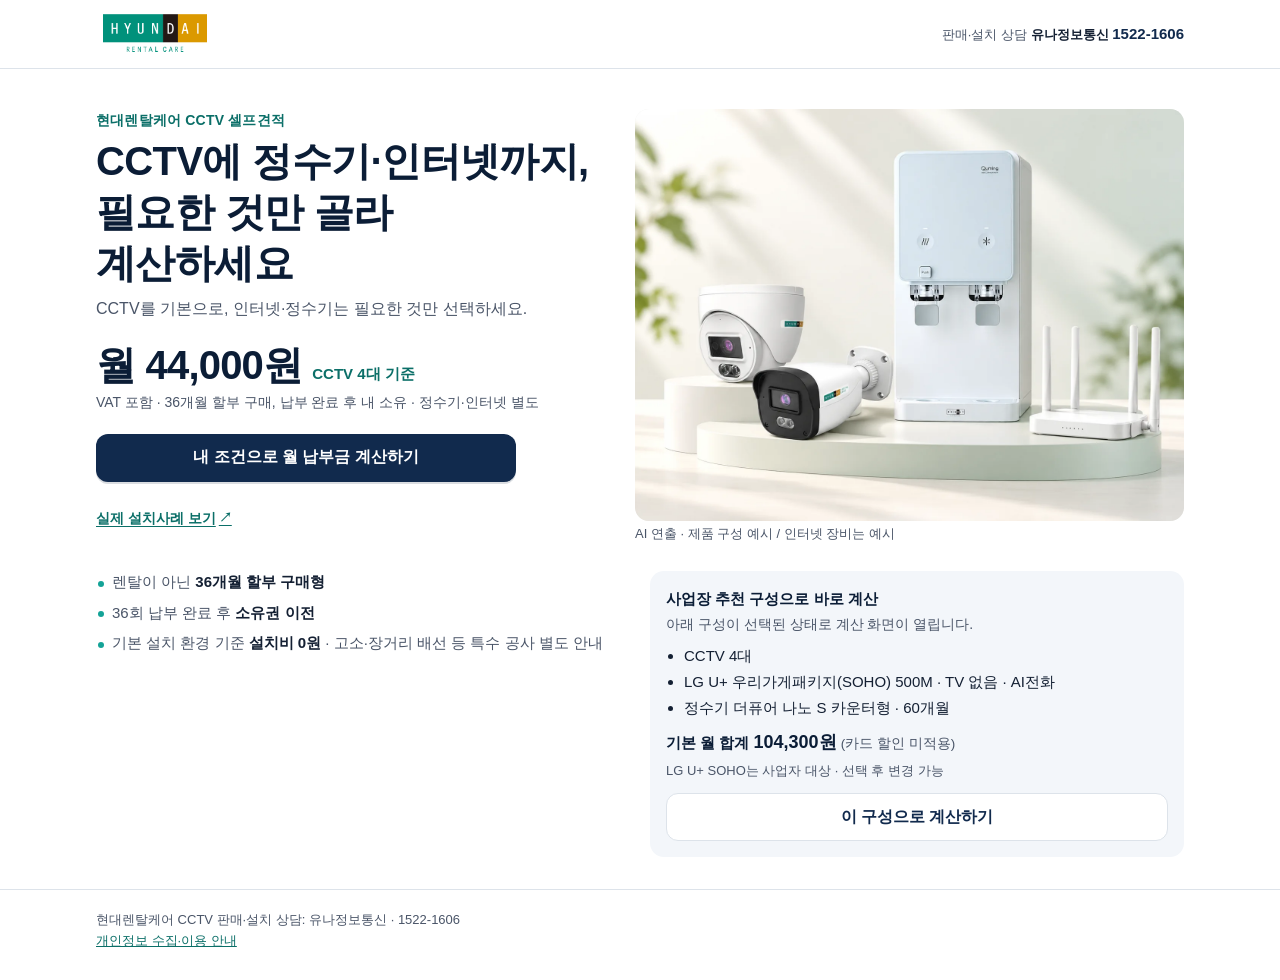
<file: index.html>
<!doctype html>
<html lang="ko">
<head>
<meta charset="utf-8">
<meta name="viewport" content="width=device-width, initial-scale=1, viewport-fit=cover">
<meta name="robots" content="noindex, nofollow">
<title>현대렌탈케어 CCTV 월 납부금 셀프견적 · 유나정보통신</title>
<link rel="stylesheet" href="styles.css">
<!--
  자가견적 완성본 2026-10-19 (A팀 김개발). 검수 정보는 README.md 참고.
  요금 기준: 2026-10-18 요금. 상담 접수는 consult-service.js(기존 공개 랜딩과 같은 Firebase consultations 9필드).
  robots noindex는 운영 적용 시 유지 여부를 결정한다.
-->
</head>
<body>
<a class="skip" href="#quote" data-go-quote>견적으로 바로가기</a>

<header class="topbar">
  <div class="wrap topbar__in">
    <img class="brand" src="assets/logo_hyundai_rentalcare.png" width="187" height="88" alt="현대렌탈케어">
    <p class="seller">판매·설치 상담 <strong>유나정보통신</strong> <a href="tel:15221606">1522-1606</a></p>
  </div>
</header>

<main>
<!-- 화면 1 -->
<section id="intro" class="view" aria-labelledby="intro-title">
  <div class="wrap intro">
    <div class="hero">
      <div class="hero__head">
        <p class="eyebrow">현대렌탈케어 CCTV 셀프견적</p>
        <h1 id="intro-title">CCTV에 정수기·인터넷까지,<br><span class="nowrap">필요한 것만 골라</span> 계산하세요</h1>
        <p class="hero__sub">CCTV를 기본으로, 인터넷·정수기는 필요한 것만 선택하세요.</p>
      </div>

      <figure class="hero__visual">
        <picture>
          <source type="image/webp" srcset="assets/hero_bundle_final.webp">
          <img src="assets/hero_bundle_final.png" width="1448" height="1086" fetchpriority="high" decoding="async" alt="돔·불릿 CCTV 카메라, 정수기, 인터넷 공유기를 함께 배치한 제품 구성 예시 이미지">
        </picture>
        <figcaption class="hero__cap">
          <span>AI 연출 · 제품 구성 예시 / 인터넷 장비는 예시</span>
        </figcaption>
      </figure>

      <div class="hero__price">
        <p class="price"><span class="price__amt">월 44,000원</span> <span class="price__tag">CCTV 4대 기준</span></p>
        <p class="price-note">VAT 포함 · 36개월 할부 구매, 납부 완료 후 내 소유 · 정수기·인터넷 별도</p>
      </div>

      <button type="button" class="btn btn--primary btn--block hero__cta" data-go-quote id="intro-cta">내 조건으로 월 납부금 계산하기</button>
      <a class="case-link hero__case" href="https://blog.naver.com/yuna_company" target="_blank" rel="noopener noreferrer" data-link="case">실제 설치사례 보기<span class="sr"> (새 창)</span></a>
    </div>

    <div class="intro__after">
      <ul class="terms" aria-label="CCTV 계약 조건">
        <li>렌탈이 아닌 <strong>36개월 할부 구매형</strong></li>
        <li>36회 납부 완료 후 <strong>소유권 이전</strong></li>
        <li>기본 설치 환경 기준 <strong>설치비 0원</strong> · 고소·장거리 배선 등 특수 공사 별도 안내</li>
      </ul>

      <aside class="soho" aria-labelledby="soho-title">
        <p id="soho-title" class="soho__title">사업장 추천 구성으로 바로 계산</p>
        <p class="soho__lead">아래 구성이 선택된 상태로 계산 화면이 열립니다.</p>
        <ul class="soho__list" id="preset-list">
          <li>CCTV 4대</li>
          <li>LG U+ 우리가게패키지(SOHO) 500M · TV 없음 · AI전화</li>
          <li>정수기 더퓨어 나노 S 카운터형 · 60개월</li>
        </ul>
        <p class="soho__total">기본 월 합계 <strong id="preset-total">104,300원</strong> <span class="muted">(카드 할인 미적용)</span></p>
        <p class="soho__meta">LG U+ SOHO는 사업자 대상 · 선택 후 변경 가능</p>
        <button type="button" class="btn btn--line btn--block soho__btn" data-go-quote data-preset="soho">이 구성으로 계산하기</button>
      </aside>
    </div>
  </div>
</section>

<!-- 화면 2 -->
<section id="quote" class="view" aria-labelledby="quote-title" hidden>
  <div class="wrap quote">
    <div class="quote__head">
      <button type="button" class="link-btn back" id="back-btn">처음 화면으로</button>
      <h2 id="quote-title" tabindex="-1">셀프견적 · 예상 월 납부금 계산</h2>
      <ol class="steps" aria-label="진행 단계">
        <li data-step="1" aria-current="step"><span>1</span> CCTV</li>
        <li data-step="2"><span>2</span> 추가 상품(선택)</li>
        <li data-step="3"><span>3</span> 결과·상담</li>
      </ol>
      <p class="preset-note" id="preset-note" role="status" hidden>사업장 추천 구성을 선택해 두었습니다. 항목은 자유롭게 바꿀 수 있습니다.</p>
    </div>

    <div class="quote__grid">
      <div class="quote__main">
        <!-- 1. CCTV -->
        <fieldset class="block" id="cctv-set">
          <legend class="block__title">카메라 몇 대가 필요하세요?</legend>
          <div class="chips" id="cctv-chips"></div>
        </fieldset>
        <div id="cctv-card" class="cctv-card" hidden></div>
        <details class="block card-fold" id="card-fold">
          <summary class="card-fold__sum">
            <span class="card-fold__title">제휴카드로 예상 부담액 확인 <span class="muted">(선택)</span></span>
            <span class="card-fold__brief">현대 월 18,000원 / 롯데 최대 월 25,000원 · 실적 등 조건 충족 시 · CCTV만</span>
            <span class="card-fold__state" id="card-fold-state">선택 안 함</span>
          </summary>
        <fieldset class="card-set" id="card-set">
          <legend class="block__title">제휴카드 청구할인 <span class="muted">(선택 · CCTV에만 적용)</span></legend>
          <div class="chips card-options" id="card-chips">
            <label class="chip card-option">
              <input type="radio" name="card" value="hyundai">
              <span>
                <strong>현대카드</strong>
                <small>현대큐밍 현대카드</small>
                <b class="card-option__amount">월 18,000원 할인</b>
                <small>전월 40만원 이상 사용<br>프로모션 60개월</small>
              </span>
            </label>
            <label class="chip card-option">
              <input type="radio" name="card" value="lotte">
              <span>
                <strong>롯데카드</strong>
                <small>LOCA X 현대큐밍</small>
                <b class="card-option__amount">최대 월 25,000원 할인</b>
                <small>전월 150만원 이상 사용<br>직전 6개월 롯데 신용카드 무실적<br>10월 대상 고객 · 60개월</small>
              </span>
            </label>
          </div>
          <button type="button" class="link-btn" id="card-clear">카드 선택 해제</button>
          <div class="card-calc" id="card-calc" aria-live="polite"></div>
          <p class="card-term">CCTV 36개월 할부와 카드 프로모션 기간(안내 기준 60개월)은 서로 별개 조건입니다. 실제 할인 적용 시점·기간은 상담에서 확인해 주세요.</p>
          <div class="card-information">
            <details class="card-info">
              <summary>현대카드 정보 보기</summary>
              <p class="card-info__name">현대큐밍 현대카드</p>
              <table>
                <caption>전월 사용실적별 월 할인 안내</caption>
                <thead><tr><th scope="col">전월 실적</th><th scope="col">월 할인</th></tr></thead>
                <tbody>
                  <tr><th scope="row">40만원 이상</th><td>18,000원</td></tr>
                  <tr><th scope="row">80만원 이상</th><td>20,000원</td></tr>
                  <tr><th scope="row">120만원 이상</th><td>24,000원</td></tr>
                </tbody>
              </table>
              <p>프로모션 60개월. 구간별 기본 할인은 8,000원 / 12,000원 / 16,000원입니다.</p>
              <p>연회비: 국내·해외겸용 각 20,000원.</p>
              <p class="hint">위 계산에는 전월 40만원 이상 사용 시 월 18,000원 할인을 적용합니다.</p>
            </details>
            <details class="card-info">
              <summary>롯데카드 정보 보기</summary>
              <p class="card-info__name">LOCA X 현대큐밍</p>
              <table>
                <caption>전월 사용실적별 월 할인 안내</caption>
                <thead><tr><th scope="col">전월 실적</th><th scope="col">월 할인</th></tr></thead>
                <tbody>
                  <tr><th scope="row">30만원 이상</th><td>13,000원</td></tr>
                  <tr><th scope="row">70만원 이상</th><td>17,000원</td></tr>
                  <tr><th scope="row">150만원 이상</th><td>25,000원</td></tr>
                </tbody>
              </table>
              <p>10월 대상 고객 · 60개월. 직전 6개월 롯데 신용카드 무실적 조건입니다.</p>
              <p>구간별 기본 할인은 10,000원 / 15,000원 / 25,000원입니다.</p>
              <p class="hint">위 계산에는 전월 150만원 이상 등 조건 충족 시 최대 월 25,000원 할인을 적용합니다.</p>
            </details>
            <details class="card-info card-guide">
              <summary>제휴카드 전체 안내 사진 보기</summary>
              <p>기타 제휴카드는 상담으로 안내드립니다.</p>
              <a class="case-link" href="assets/card_guide_20261018.jpg" target="_blank" rel="noopener noreferrer">원본 크게 보기<span class="sr"> (새 창)</span></a>
              <img src="assets/card_guide_20261018.jpg" width="1105" height="959" alt="현대·신한·우리·롯데 제휴카드의 전월 실적별 할인 및 적용 기준 안내표" loading="lazy" decoding="async">
            </details>
            <p class="card-info__source">2026년 10월 안내 기준입니다. 카드사 최신 약관, 자동납부·실적 제외 항목·혜택 시작 시점 등 세부 조건은 상담에서 확인해 주세요.</p>
          </div>
        </fieldset>
        </details>
        <nav class="jump" aria-label="견적 화면 이동">
          <button type="button" class="jump__btn" data-jump="addons">추가 상품 선택</button>
          <button type="button" class="jump__btn" data-jump="result">결과·상담으로</button>
        </nav>

        <!-- 2. 추가 상품 -->
        <div class="block" id="addons">
          <h3 class="block__title" id="addons-title" tabindex="-1">함께 견적 볼 상품 <span class="muted">(선택)</span></h3>

          <div class="addon" id="addon-net">
            <div class="addon__head">
              <button type="button" class="addon__toggle" aria-expanded="false" aria-controls="net-panel" id="net-toggle">
                <span class="addon__name">인터넷 · TV</span>
                <span class="addon__state" id="net-state">추가 안 함</span>
              </button>
            </div>
            <div class="addon__panel" id="net-panel" hidden>
              <fieldset class="sub">
                <legend>통신사</legend>
                <div class="chips" id="net-carrier"></div>
                <p class="hint">LG U+ 우리가게패키지(SOHO)는 사업자 대상입니다.</p>
              </fieldset>
              <fieldset class="sub">
                <legend>속도</legend>
                <div class="chips" id="net-speed"></div>
              </fieldset>
              <fieldset class="sub" id="ai-set" hidden>
                <legend>AI전화 <span class="muted">(LG U+ SOHO 선택 시)</span></legend>
                <div class="chips" id="net-ai"></div>
              </fieldset>
              <fieldset class="sub">
                <legend>TV</legend>
                <div class="chips" id="net-tv"></div>
              </fieldset>
              <p class="note">Wi-Fi 포함 일반 대표 요금. TV·AI전화를 고르면 해당 조합의 전체 월 금액으로 표시합니다. 2026-10-18 요금표 기준 · VAT 포함 여부/약정·설치 조건 상담 확인. 통신 변경 시 CCTV 앱 재연결이 필요할 수 있습니다.</p>
              <button type="button" class="link-btn" data-clear="net">인터넷 선택 해제</button>
            </div>
          </div>

          <div class="addon" id="addon-water">
            <div class="addon__head">
              <button type="button" class="addon__toggle" aria-expanded="false" aria-controls="water-panel" id="water-toggle">
                <span class="addon__name">정수기 <span class="muted">더퓨어 나노 S</span></span>
                <span class="addon__state" id="water-state">추가 안 함</span>
              </button>
            </div>
            <div class="addon__panel" id="water-panel" hidden>
              <fieldset class="sub">
                <legend>형태</legend>
                <div class="chips" id="water-type"></div>
              </fieldset>
              <fieldset class="sub">
                <legend>렌탈 기간</legend>
                <div class="chips" id="water-months"></div>
              </fieldset>
              <p class="note">정상 렌탈료 · 4개월 주기 관리. 2026-10-18 요금표 기준 · VAT 포함 여부/약정·설치 조건 상담 확인.</p>
              <button type="button" class="link-btn" data-clear="water">정수기 선택 해제</button>
            </div>
          </div>
        </div>

        <!-- 선택 질문 -->
        <fieldset class="block block--light">
          <legend class="block__title">설치 장소에 인터넷이 있나요? <span class="muted">(선택 · 금액에 영향 없음)</span></legend>
          <div class="chips" id="site-net"></div>
          <p class="hint">건너뛰어도 됩니다.</p>
        </fieldset>
      </div>

      <!-- 3. 결과 -->
      <aside class="quote__side">
        <section class="result" id="result" aria-labelledby="result-title">
          <h3 id="result-title" class="block__title" tabindex="-1">예상 월 납부금</h3>
          <ul class="lines" id="lines"></ul>
          <div class="sum" id="sum" aria-live="polite" aria-atomic="true"></div>
          <p class="fine">상품마다 계약 형태·기간이 다릅니다. 예상 금액이며 설치 위치·배선은 현장 확인 후 확정됩니다. 제휴카드 청구할인은 CCTV에만 조건부로 적용하며 기본 월 납부 합계와 나눠 표시합니다.</p>
          <button type="button" class="btn btn--primary btn--block" id="to-form">이 구성으로 상담 신청하기</button>
          <p class="contact__lead">바로 물어보기</p>
          <div class="contact">
            <a class="btn btn--line btn--kakao" href="https://pf.kakao.com/_GqxnxiX/chat" target="_blank" rel="noopener noreferrer" data-link="kakao">카카오톡 상담<span class="sr"> (새 창)</span></a>
            <a class="btn btn--line" href="tel:15221606" data-link="tel"><span>전화 상담</span><span class="contact__num">1522-1606</span></a>
          </div>
          <div class="copy">
            <div class="result__links">
              <button type="button" class="link-btn" id="copy-btn">견적 내용 복사</button>
            </div>
            <p class="fine" id="copy-status" role="status" aria-live="polite"></p>
            <div id="copy-fallback" hidden>
              <label class="label" for="copy-text">견적 요약 (직접 선택해 복사)</label>
              <textarea id="copy-text" readonly rows="9"></textarea>
            </div>
          </div>
        </section>
      </aside>
    </div>

    <!-- 상담 폼 -->
    <section class="block form-block" id="consult" aria-labelledby="consult-title">
      <h3 id="consult-title" class="block__title" tabindex="-1">상담 신청</h3>
      <p class="form-lead">선택하신 구성을 바탕으로 설치 위치·배선을 확인한 뒤 최종 금액을 안내해 드립니다.</p>
      <div class="form-sum" id="form-sum" role="group" aria-labelledby="form-sum-title">
        <p class="form-sum__title" id="form-sum-title">지금 선택한 구성</p>
        <div id="form-sum-body"></div>
      </div>
      <form id="consult-form" novalidate>
        <div class="field">
          <label for="f-phone">연락처 <span class="req">필수</span></label>
          <input id="f-phone" name="phone" type="tel" inputmode="tel" autocomplete="tel" placeholder="010-0000-0000" required aria-describedby="e-phone">
          <p class="err" id="e-phone" hidden></p>
        </div>
        <div class="field">
          <label for="f-region">설치 지역 <span class="req">필수</span></label>
          <input id="f-region" name="region" type="text" autocomplete="address-level2" placeholder="예: 천안시 서북구" maxlength="100" required aria-describedby="e-region">
          <p class="err" id="e-region" hidden></p>
        </div>
        <div class="field">
          <label for="f-place">설치 장소 <span class="req">필수</span></label>
          <select id="f-place" name="place_type" required aria-describedby="e-place">
            <option value="">선택해 주세요</option>
            <option value="매장">매장</option>
            <option value="사무실">사무실</option>
            <option value="공장">공장</option>
            <option value="창고">창고</option>
            <option value="주택">주택</option>
            <option value="기타">기타</option>
          </select>
          <p class="err" id="e-place" hidden></p>
        </div>
        <div class="field">
          <label for="f-name">이름 <span class="opt">선택</span></label>
          <input id="f-name" name="name" type="text" autocomplete="name" maxlength="30" aria-describedby="e-name">
          <p class="err" id="e-name" hidden></p>
        </div>
        <fieldset class="field" id="f-custtype" hidden>
          <legend>가입 구분 <span class="opt">선택</span> <span class="muted">(LG U+ SOHO 상담용)</span></legend>
          <div class="chips">
            <label class="chip"><input type="radio" name="custType" value="personal"><span>개인</span></label>
            <label class="chip"><input type="radio" name="custType" value="business"><span>사업자</span></label>
          </div>
        </fieldset>
        <!-- 자동 입력 방지용 빈 칸 (사람에게는 보이지 않음) -->
        <div class="hp" aria-hidden="true">
          <label for="f-website">웹사이트</label>
          <input id="f-website" name="website" type="text" tabindex="-1" autocomplete="off">
        </div>
        <details class="field fold" id="summary-fold">
          <summary><span id="summary-label">선택 내용 전체 보기</span> <span class="opt">상담 신청에 포함</span></summary>
          <output class="summary" id="f-summary" aria-labelledby="summary-label"></output>
        </details>
        <div class="field consent">
          <label class="check">
            <input id="f-privacy" name="privacy_agreed" type="checkbox" required aria-describedby="e-privacy privacy-detail">
            <span>개인정보 수집·이용에 동의합니다 <span class="req">필수</span></span>
          </label>
          <details id="privacy-detail" class="privacy">
            <summary>내용 보기</summary>
            <dl class="privacy__list">
              <dt>수집·이용 주체</dt>
              <dd>유나정보통신 · 대표 이유나<br>충청남도 천안시 동남구 통정1로 6-7 101호 · <a href="tel:15221606">1522-1606</a></dd>
              <dt>이용 목적</dt>
              <dd>선택하신 상품(CCTV 및 선택 시 인터넷·정수기)의 상담, 견적 안내, 연락, 설치 일정 협의, 문의 응대. 광고·마케팅 수신 동의는 포함하지 않습니다.</dd>
              <dt>수집 항목</dt>
              <dd>
                <ul>
                  <li>필수: 연락처, 설치 지역, 설치 장소, 동의 여부</li>
                  <li>선택: 이름, 카메라 대수, 선택 상품, 제휴카드, 가입 구분, 설치 장소 인터넷 유무</li>
                  <li>자동 생성: 접수 시각, 처리 상태</li>
                </ul>
              </dd>
              <dt>보관 기간</dt>
              <dd>상담 종료 후 6개월 보관한 뒤 삭제합니다. 상담 정보는 Firebase를 통해 관리합니다. 처리 목적을 달성하면 이 기준에 따라 파기합니다.</dd>
              <dt>동의 거부</dt>
              <dd>동의하지 않을 수 있습니다. 동의하지 않으면 온라인 상담 신청은 할 수 없지만, 요금 계산은 그대로 이용할 수 있고 전화(<a href="tel:15221606">1522-1606</a>)로 상담할 수 있습니다. 선택 항목을 입력하지 않아도 불이익이 없습니다.</dd>
              <dt>정정·삭제·철회</dt>
              <dd>상담 정보의 정정·삭제 또는 동의 철회는 <a href="tel:15221606">1522-1606</a>으로 요청해 주세요.</dd>
            </dl>
            <p class="privacy__sep">이 동의는 상담 연락을 위한 것으로, 상품 가입이나 서비스 계약과는 별개입니다.</p>
            <a class="privacy__more" href="privacy.html" target="_blank" rel="noopener">개인정보 수집·이용 안내 전체 보기<span class="sr"> (새 창)</span></a>
          </details>
          <p class="err" id="e-privacy" hidden></p>
        </div>
        <button type="submit" class="btn btn--primary btn--block" id="submit-btn">상담 신청하기</button>
        <p class="err err--form" id="e-form" role="alert" hidden></p>
        <div class="form-status" id="form-status" role="status" aria-live="polite" hidden>
          <p id="form-status-text"></p>
          <div class="form-alt" id="form-alt" hidden>
            <a class="btn btn--line" href="tel:15221606" data-link="tel">전화 상담 1522-1606</a>
            <a class="btn btn--line btn--kakao" href="https://pf.kakao.com/_GqxnxiX/chat" target="_blank" rel="noopener noreferrer" data-link="kakao">카카오톡 상담<span class="sr"> (새 창)</span></a>
          </div>
        </div>
      </form>

      <div id="done" class="done" hidden tabindex="-1">
        <h3 class="block__title">상담 신청이 접수되었습니다</h3>
        <p>담당자가 확인 후 연락드려 설치 구성과 비용을 안내합니다. 추가 문의는 <a href="tel:15221606">1522-1606</a>으로 연락해 주세요.</p>
        <p class="label">신청하신 구성 (예상 견적)</p>
        <output class="summary" id="done-summary"></output>
        <button type="button" class="btn btn--ghost" id="again">다시 견적 보기</button>
      </div>
    </section>
  </div>
</section>
</main>

<div class="bar" id="bar" aria-label="빠른 이동">
  <div class="bar__in">
    <div class="bar__intro" id="bar-intro">
      <a class="bar__icon" href="tel:15221606" aria-label="전화 상담 1522-1606" data-link="tel">전화</a>
      <a class="bar__icon bar__icon--kakao" href="https://pf.kakao.com/_GqxnxiX/chat" target="_blank" rel="noopener noreferrer" aria-label="카카오톡 상담 (새 창)" data-link="kakao">카톡</a>
      <button type="button" class="btn btn--primary bar__main" data-go-quote>내 조건으로 월 납부금 계산하기</button>
    </div>
    <div class="bar__quote" id="bar-quote" hidden>
      <button type="button" class="bar__sum" id="bar-sum" aria-controls="result"></button>
      <div class="bar__row">
        <button type="button" class="btn btn--primary bar__main" id="bar-consult" aria-controls="consult">상담 신청</button>
        <a class="bar__icon" href="tel:15221606" aria-label="전화 상담 1522-1606" data-link="tel">전화</a>
        <a class="bar__icon bar__icon--kakao" href="https://pf.kakao.com/_GqxnxiX/chat" target="_blank" rel="noopener noreferrer" aria-label="카카오톡 상담 (새 창)" data-link="kakao">카톡</a>
      </div>
    </div>
  </div>
</div>

<footer class="foot">
  <div class="wrap">
    <p>현대렌탈케어 CCTV 판매·설치 상담: 유나정보통신 · 1522-1606</p>
    <p><a href="privacy.html">개인정보 수집·이용 안내</a></p>
  </div>
</footer>

<script src="consult-service.js" defer></script>
<script src="app.js" defer></script>
</body>
</html>
</file>
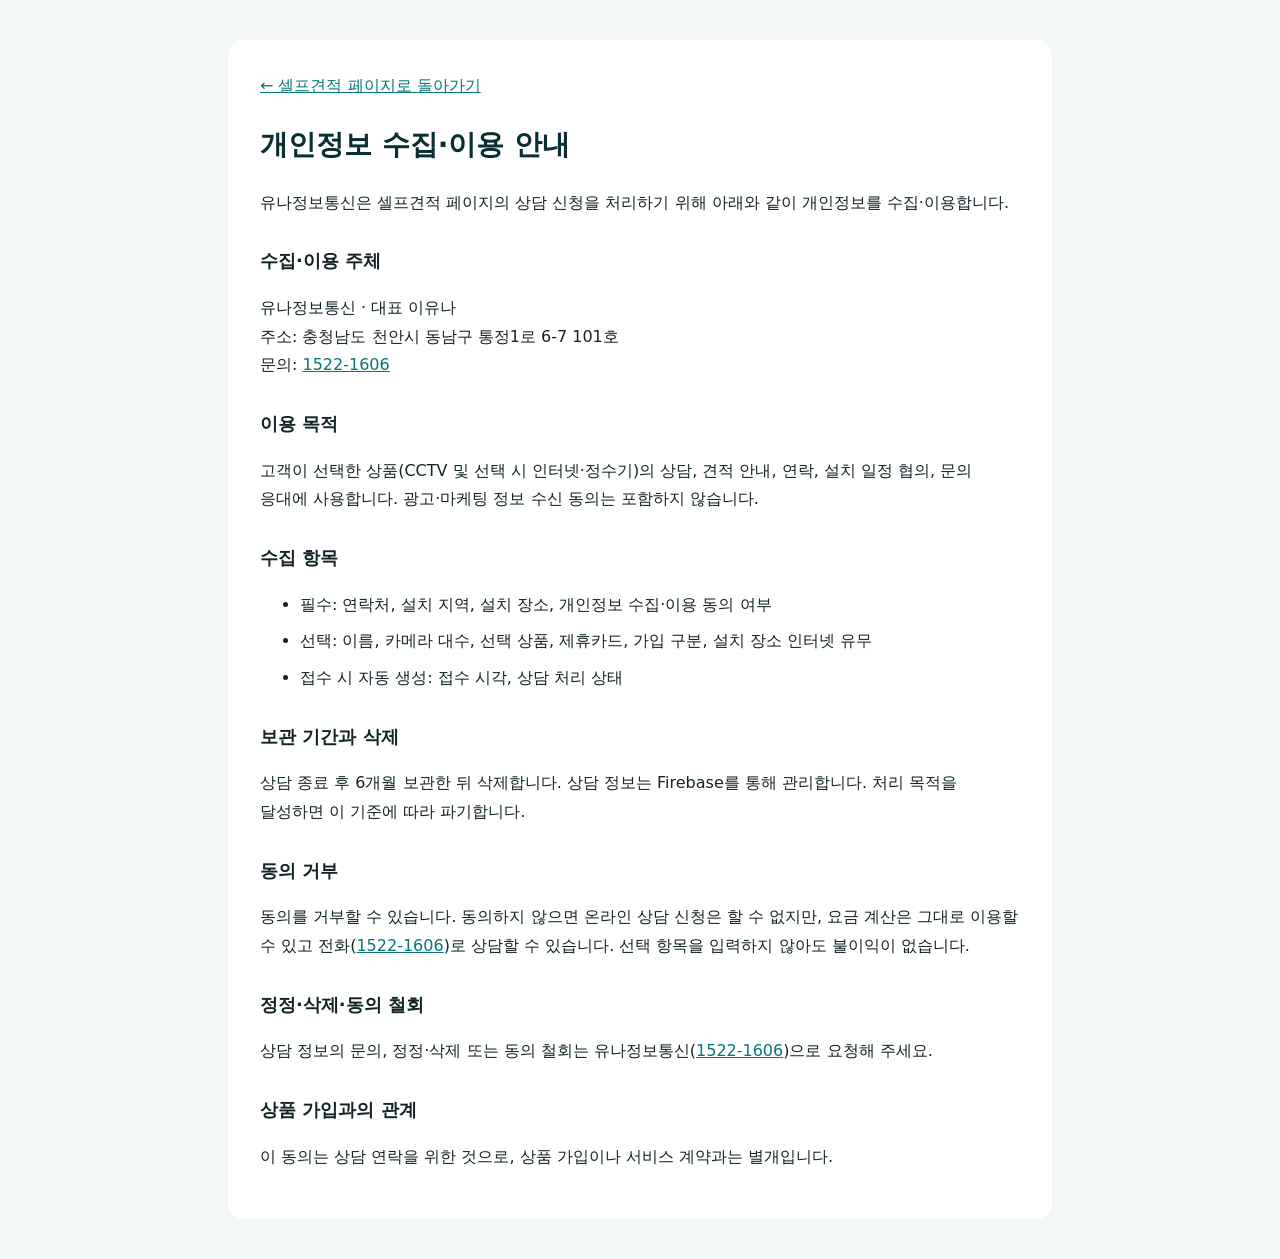
<file: privacy.html>
<!doctype html>
<html lang="ko"><head><meta charset="utf-8"><meta name="viewport" content="width=device-width,initial-scale=1"><meta name="robots" content="noindex,nofollow"><title>개인정보 수집·이용 안내 | 유나정보통신</title>
<!-- 기존 공개 privacy.html(00_업무관리/2026-10-19_완성본_공개근거/privacy.original.html) 서식·정책 재사용. 수집 항목은 자가견적 폼 기준으로 갱신 (2026-10-19 김개발) -->
<style>body{margin:0;background:#f3f7f6;color:#132427;font-family:system-ui,sans-serif;line-height:1.8;word-break:keep-all}main{max-width:760px;margin:40px auto;padding:32px;background:#fff;border-radius:16px}h1{font-size:28px;color:#092f33}h2{font-size:18px;margin-top:28px}a{color:#087675}li{margin-bottom:8px}@media(max-width:640px){main{margin:14px;padding:22px}h1{font-size:24px}}</style></head><body><main>
<a href="index.html">← 셀프견적 페이지로 돌아가기</a>
<h1>개인정보 수집·이용 안내</h1>
<p>유나정보통신은 셀프견적 페이지의 상담 신청을 처리하기 위해 아래와 같이 개인정보를 수집·이용합니다.</p>
<h2>수집·이용 주체</h2>
<p>유나정보통신 · 대표 이유나<br>주소: 충청남도 천안시 동남구 통정1로 6-7 101호<br>문의: <a href="tel:15221606">1522-1606</a></p>
<h2>이용 목적</h2>
<p>고객이 선택한 상품(CCTV 및 선택 시 인터넷·정수기)의 상담, 견적 안내, 연락, 설치 일정 협의, 문의 응대에 사용합니다. 광고·마케팅 정보 수신 동의는 포함하지 않습니다.</p>
<h2>수집 항목</h2>
<ul>
<li>필수: 연락처, 설치 지역, 설치 장소, 개인정보 수집·이용 동의 여부</li>
<li>선택: 이름, 카메라 대수, 선택 상품, 제휴카드, 가입 구분, 설치 장소 인터넷 유무</li>
<li>접수 시 자동 생성: 접수 시각, 상담 처리 상태</li>
</ul>
<h2>보관 기간과 삭제</h2>
<p>상담 종료 후 6개월 보관한 뒤 삭제합니다. 상담 정보는 Firebase를 통해 관리합니다. 처리 목적을 달성하면 이 기준에 따라 파기합니다.</p>
<h2>동의 거부</h2>
<p>동의를 거부할 수 있습니다. 동의하지 않으면 온라인 상담 신청은 할 수 없지만, 요금 계산은 그대로 이용할 수 있고 전화(<a href="tel:15221606">1522-1606</a>)로 상담할 수 있습니다. 선택 항목을 입력하지 않아도 불이익이 없습니다.</p>
<h2>정정·삭제·동의 철회</h2>
<p>상담 정보의 문의, 정정·삭제 또는 동의 철회는 유나정보통신(<a href="tel:15221606">1522-1606</a>)으로 요청해 주세요.</p>
<h2>상품 가입과의 관계</h2>
<p>이 동의는 상담 연락을 위한 것으로, 상품 가입이나 서비스 계약과는 별개입니다.</p>
</main></body></html>
</file>
<file: styles.css>
/* 자가견적 모바일 개편 시안 — 시스템 폰트만 사용, 외부 리소스 없음
   색: 짙은 네이비 + 청록 강조. 최소 글자 13px, 입력·버튼 44/48px 이상 */
:root {
  --navy-900: #0b1d36;
  --navy-800: #112a4d;
  --navy-700: #1a3a66;
  --teal-700: #0b6f68;   /* 흰 배경 위 글자용 청록 (대비 5.9:1) */
  --teal-500: #14a397;   /* 선·점 등 장식용 */
  --teal-100: #d7f2ee;
  --teal-50:  #eef8f6;
  --surface:  #f3f6fa;
  --ink: #142033;
  --ink-2: #4a5568;      /* 보조 글자 (대비 7.4:1) */
  --line: #dde3ea;
  --white: #fff;
  --warn: #8a5300;
  --warn-bg: #fff5df;
  --err: #b42318;
  --radius: 14px;
  --bar-h: 0px;
  --font: -apple-system, BlinkMacSystemFont, "Apple SD Gothic Neo", "Malgun Gothic", "맑은 고딕", "Noto Sans KR", sans-serif;
}
*, *::before, *::after { box-sizing: border-box; }
html { -webkit-text-size-adjust: 100%; }
body {
  margin: 0; font-family: var(--font); color: var(--ink); background: var(--white);
  font-size: 16px; line-height: 1.6; word-break: keep-all; overflow-wrap: anywhere;
  padding-bottom: calc(var(--bar-h) + env(safe-area-inset-bottom));
}
img { max-width: 100%; height: auto; display: block; }
h1, h2, h3 { line-height: 1.3; margin: 0; }
p { margin: 0; }
a { color: var(--teal-700); }
.wrap { max-width: 1120px; margin: 0 auto; padding: 0 16px; }
.nowrap { white-space: nowrap; }
.muted { color: var(--ink-2); font-weight: 400; font-size: .9em; }
[hidden] { display: none !important; }

:focus-visible { outline: 3px solid #f2a900; outline-offset: 2px; border-radius: 6px; }

.skip { position: absolute; left: 8px; top: -60px; background: var(--navy-900); color: #fff; padding: 12px 16px; border-radius: 8px; z-index: 50; }
.skip:focus { top: 8px; }

/* 상단 (원본 로고는 비투명 RGB → 흰 바탕 유지) */
.topbar { background: #fff; border-bottom: 1px solid var(--line); }
.topbar__in { display: flex; align-items: center; justify-content: space-between; gap: 12px; padding-top: 6px; padding-bottom: 6px; }
.brand { width: 96px; height: auto; flex: none; }
.seller { font-size: 13px; color: var(--ink-2); text-align: right; line-height: 1.35; }
.seller strong { color: var(--ink); }
.seller a { display: inline-flex; align-items: center; min-height: 32px; font-weight: 700; font-size: 15px; color: var(--navy-800); text-decoration: none; }


/* ---------- 화면 1 ---------- */
.intro { padding-top: 16px; padding-bottom: 32px; display: grid; gap: 28px; }
.hero { display: grid; gap: 14px; grid-template-columns: minmax(0, 1fr); }
.eyebrow { color: var(--teal-700); font-weight: 700; font-size: 14px; letter-spacing: .2px; }
.intro h1 { margin-top: 4px; font-size: clamp(22px, 6.6vw, 40px); font-weight: 800; letter-spacing: -0.6px; color: var(--navy-900); line-height: 1.28; }
.hero__sub { margin-top: 8px; font-size: 16px; line-height: 1.5; color: var(--ink-2); }

.hero__visual { margin: 0; }
/* 4:3 비율 고정(CLS 방지). 화면이 낮으면 높이만 줄이고 contain으로 3종 모두 보이게 가운데 정렬 */
.hero__visual img {
  width: 100%; height: auto; aspect-ratio: 1448 / 1086;
  max-height: min(34vh, 300px); max-height: min(34svh, 300px);
  object-fit: contain; object-position: center;
  border-radius: var(--radius); background: #f1f3ef;
}
.hero__cap { display: flex; flex-wrap: wrap; align-items: center; justify-content: space-between; gap: 0 12px; margin-top: 4px; font-size: 13px; color: var(--ink-2); line-height: 1.4; }

.price { display: flex; flex-wrap: wrap; align-items: baseline; gap: 4px 10px; }
.price__amt { font-size: clamp(28px, 8.4vw, 40px); font-weight: 800; letter-spacing: -0.8px; color: var(--navy-900); white-space: nowrap; line-height: 1.15; }
.price__tag { font-size: 15px; font-weight: 700; color: var(--teal-700); white-space: nowrap; }
.price-note { margin-top: 4px; font-size: 14px; color: var(--ink-2); line-height: 1.45; }

.hero__cta { min-height: 54px; font-size: 17px; }
/* 최종안: 설치사례 링크는 CTA 아래 1개 (CTA 위 외부 링크 없음) */
.hero__case { justify-self: center; margin-top: -6px; }

.intro__after { display: grid; gap: 20px; }
.terms { list-style: none; padding: 0; margin: 0; display: grid; gap: 8px; }
.terms li { position: relative; padding-left: 16px; font-size: 15px; line-height: 1.5; color: var(--ink-2); }
.terms li::before { content: ""; position: absolute; left: 2px; top: .62em; width: 6px; height: 6px; border-radius: 50%; background: var(--teal-500); }
.terms strong { color: var(--ink); }

.soho { padding: 16px; background: var(--surface); border-radius: var(--radius); font-size: 15px; }
.soho__title { font-weight: 700; color: var(--navy-900); }
/* 완성본: 사업장 추천 구성 — 실제 선택될 구성과 기본 합계를 미리 보여 준다 */
.soho__lead { margin-top: 2px; font-size: 14px; color: var(--ink-2); }
.soho__list { margin: 8px 0 0; padding-left: 18px; display: grid; gap: 2px; }
.soho__total { margin-top: 8px; font-weight: 700; color: var(--navy-900); }
.soho__total strong { font-size: 18px; }
.soho__meta { color: var(--ink-2); font-size: 13px; margin-top: 4px; }
.soho__btn { margin-top: 12px; }
.preset-note { margin: -8px 0 14px; padding: 8px 12px; border-radius: 10px; background: var(--teal-50); color: var(--teal-700); font-size: 14px; font-weight: 700; }

figcaption { font-size: 13px; color: var(--ink-2); }

/* ---------- 버튼 ---------- */
.btn {
  display: inline-flex; align-items: center; justify-content: center; gap: 6px;
  min-height: 48px; padding: 12px 20px; border-radius: 12px; border: 1.5px solid transparent;
  font: inherit; font-weight: 700; font-size: 16px; line-height: 1.3; cursor: pointer; text-decoration: none; text-align: center;
}
.btn--primary { background: var(--navy-800); color: #fff; box-shadow: 0 2px 0 rgba(11, 29, 54, .15); }
.btn--primary:hover { background: var(--navy-900); }
.btn--ghost { background: #fff; color: var(--navy-800); border-color: var(--navy-700); }
.btn--line { background: #fff; color: var(--navy-800); border-color: var(--line); }
.btn--block { width: 100%; }
.link-btn { background: none; border: 0; padding: 10px 0; min-height: 44px; font: inherit; font-size: 15px; font-weight: 700; color: var(--teal-700); text-decoration: underline; text-underline-offset: 3px; cursor: pointer; }

/* ---------- 화면 2 ---------- */
.quote { padding-top: 8px; padding-bottom: 32px; }
.quote__head h2 { font-size: 24px; color: var(--navy-900); letter-spacing: -0.4px; }
.back { padding: 8px 0; }
.steps { list-style: none; padding: 0; margin: 10px 0 18px; display: flex; flex-wrap: wrap; gap: 6px 16px; font-size: 14px; color: var(--ink-2); }
.steps li { display: flex; align-items: center; gap: 6px; }
.steps span { display: inline-grid; place-items: center; width: 24px; height: 24px; border-radius: 50%; background: var(--surface); font-size: 13px; }
.steps li[aria-current="step"] { color: var(--navy-900); font-weight: 700; }
.steps li[aria-current="step"] span { background: var(--navy-800); color: #fff; }
.steps li.is-done span { background: var(--teal-100); color: var(--teal-700); }

.quote__grid { display: grid; gap: 20px; }
/* 구역은 테두리 대신 간격·구분선으로 나눈다 */
.block { border: 0; border-top: 1px solid var(--line); padding: 20px 0 4px; margin: 0; min-width: 0; }
.quote__main > .block:first-child { border-top: 0; padding-top: 0; }
.block--light { background: var(--surface); border-top: 0; border-radius: var(--radius); padding: 16px; margin-top: 20px; }
.block__title { font-size: 18px; font-weight: 800; color: var(--navy-900); padding: 0; margin-bottom: 12px; letter-spacing: -0.3px; }
legend.block__title { float: left; width: 100%; }
legend.block__title + * { clear: both; }
.hint { font-size: 14px; color: var(--ink-2); margin-top: 8px; line-height: 1.5; }
.note { font-size: 14px; color: var(--ink-2); margin-top: 12px; line-height: 1.5; }

.chips { display: grid; grid-template-columns: repeat(2, minmax(0, 1fr)); gap: 8px; }
@media (min-width: 360px) { .chips--3 { grid-template-columns: repeat(3, minmax(0, 1fr)); } }
.chip { position: relative; display: block; }
.chip input { position: absolute; opacity: 0; inset: 0; width: 100%; height: 100%; margin: 0; cursor: pointer; }
.chip span {
  display: flex; align-items: center; justify-content: center; min-height: 50px; padding: 8px 10px;
  border: 1.5px solid var(--line); border-radius: 12px; background: #fff; text-align: center; font-size: 16px; line-height: 1.3; color: var(--ink);
}
.chip input:checked + span { border-color: var(--navy-800); background: var(--navy-800); color: #fff; font-weight: 700; }
.chip input:disabled + span { color: #8a94a3; background: var(--surface); }
.chip input:focus-visible + span { outline: 3px solid #f2a900; outline-offset: 2px; }
.chip small { display: block; font-size: 13px; color: var(--ink-2); font-weight: 400; }

.sub { border: 0; padding: 0; margin: 0 0 16px; min-width: 0; }
.sub legend { font-size: 15px; font-weight: 700; padding: 0; margin-bottom: 8px; color: var(--navy-900); }

/* CCTV 선택 결과 카드 */
.cctv-card { border-left: 4px solid var(--teal-500); background: var(--teal-50); border-radius: 0 var(--radius) var(--radius) 0; padding: 14px 16px; margin: 12px 0 0; }
.cctv-card__top { display: flex; flex-wrap: wrap; align-items: baseline; justify-content: space-between; gap: 4px 12px; }
.cctv-card__name { font-weight: 700; font-size: 16px; color: var(--navy-900); }
.cctv-card__amt { font-size: 24px; font-weight: 800; color: var(--navy-900); white-space: nowrap; letter-spacing: -0.4px; }
.cctv-card__amt.is-pending { font-size: 18px; color: var(--warn); }
.cctv-card__brief { font-size: 14px; color: var(--ink-2); margin-top: 6px; line-height: 1.5; }
.cctv-card details { margin-top: 4px; }
.cctv-card dl { margin: 4px 0 0; display: grid; grid-template-columns: auto 1fr; gap: 6px 12px; font-size: 14px; color: var(--ink); }
.cctv-card dt { color: var(--ink-2); }
.cctv-card dd { margin: 0; }
.ref { font-size: 13px; color: var(--ink-2); margin-top: 4px; }

.jump { display: grid; grid-template-columns: 1fr 1fr; gap: 8px; margin: 20px 0 0; }
.jump__btn { min-height: 46px; border: 1.5px solid var(--line); border-radius: 12px; background: #fff; color: var(--navy-800); font: inherit; font-size: 15px; font-weight: 700; cursor: pointer; padding: 8px; }

.badge { display: inline-block; font-size: 13px; font-weight: 700; padding: 1px 8px; border-radius: 999px; white-space: nowrap; line-height: 1.5; }
.badge--inst { background: var(--navy-800); color: #fff; }
.badge--comm { background: #e7eefb; color: #1f3f86; }
.badge--rent { background: #f1ebf8; color: #55297e; }

/* 추가 상품 (아코디언: 구분선만) */
.addon { border-top: 1px solid var(--line); }
.addon:last-child { border-bottom: 1px solid var(--line); }
.addon__toggle { width: 100%; display: flex; justify-content: space-between; align-items: center; gap: 8px; min-height: 56px; padding: 12px 2px; background: none; border: 0; font: inherit; color: var(--ink); cursor: pointer; text-align: left; }
.addon__toggle::after { content: "+"; flex: none; display: inline-grid; place-items: center; width: 28px; height: 28px; border-radius: 50%; background: var(--surface); font-size: 20px; color: var(--navy-800); line-height: 1; }
.addon__toggle[aria-expanded="true"]::after { content: "−"; }
.addon__name { font-weight: 700; font-size: 16px; }
.addon__state { margin-left: auto; font-size: 14px; color: var(--ink-2); }
.addon.is-on .addon__state { color: var(--teal-700); font-weight: 700; }
.addon__panel { padding: 4px 2px 16px; }

/* ---------- 결과 ---------- */
.result { background: var(--surface); border-radius: var(--radius); padding: 18px 16px; }
.result > .block__title { margin-bottom: 4px; }
.lines { list-style: none; padding: 0; margin: 0 0 14px; }
.lines li { padding: 12px 0; border-bottom: 1px solid var(--line); display: grid; grid-template-columns: minmax(0, 1fr) auto; gap: 4px 12px; }
.lines .l-name { font-weight: 700; font-size: 16px; }
.lines .l-meta { grid-column: 1 / -1; font-size: 13px; color: var(--ink-2); display: flex; flex-wrap: wrap; gap: 4px 8px; align-items: center; line-height: 1.5; }
.lines .l-amt { font-weight: 800; font-size: 16px; text-align: right; white-space: nowrap; color: var(--navy-900); }
.lines .l-amt.is-pending { color: var(--warn); font-weight: 700; }
.lines .empty { display: block; color: var(--ink-2); font-size: 15px; border: 0; }

.sum { display: grid; gap: 10px; margin-bottom: 10px; }
.sum__box { background: #fff; border-radius: 12px; padding: 14px; }
.sum__label { font-size: 15px; font-weight: 700; color: var(--navy-900); }
.sum__val { font-size: 26px; font-weight: 800; color: var(--navy-900); letter-spacing: -0.5px; line-height: 1.25; }
.sum__box--ex { background: var(--warn-bg); }
.sum__box--ex .sum__label, .sum__box--ex .sum__val { color: var(--warn); }
.sum__box--ex .sum__val { font-size: 18px; }
.sum__note { font-size: 13px; color: var(--ink-2); margin-top: 6px; line-height: 1.5; }
.sum__note--warn { color: var(--warn); font-weight: 700; }
.sum__ex { font-size: 16px; font-weight: 700; color: var(--warn); }
.sum__row { display: flex; justify-content: space-between; align-items: baseline; gap: 12px; font-size: 14px; margin-top: 10px; padding-top: 10px; border-top: 1px dashed var(--line); }
.sum__row strong { white-space: nowrap; font-size: 17px; }
.sum__row--after { color: var(--teal-700); font-weight: 700; }
.sum__row--after strong { font-size: 22px; }
.fine { font-size: 13px; color: var(--ink-2); margin-top: 4px; line-height: 1.5; }
.result #to-form { margin-top: 16px; min-height: 54px; font-size: 17px; }

.contact__lead { margin-top: 16px; font-size: 13px; font-weight: 700; color: var(--ink-2); }
.contact { display: grid; grid-template-columns: 1fr 1fr; gap: 8px; margin-top: 6px; }
.contact .btn { font-size: 15px; padding: 8px; flex-direction: column; gap: 0; }
.contact__num { font-size: 13px; font-weight: 700; white-space: nowrap; color: var(--ink-2); }
.btn--kakao { box-shadow: inset 4px 0 0 #fee500; }
.result__links { display: flex; flex-wrap: wrap; align-items: center; justify-content: space-between; gap: 0 16px; margin-top: 8px; }
.copy textarea { width: 100%; font: inherit; font-size: 14px; border: 1.5px solid var(--line); border-radius: 10px; padding: 10px; resize: vertical; margin-top: 4px; background: #fff; }

/* ---------- 제휴카드 (기본요금 → 조건부 할인 → 예상 부담) ---------- */
/* 최종안: 같은 위치에서 native details로 기본 접힘. 혜택 요약·선택 상태는 summary 안에 있어 접혀도 보임 */
.card-fold { color: var(--ink); font-size: 16px; background: var(--surface); border-top: 0; border-radius: var(--radius); padding: 4px 16px; margin-top: 20px; }
.card-fold[open] { padding-bottom: 16px; }
.card-fold > .card-fold__sum { list-style: none; display: grid; grid-template-columns: minmax(0, 1fr) auto; column-gap: 12px; row-gap: 2px; align-items: center; min-height: 48px; padding: 12px 0; color: var(--ink); font-weight: 400; }
.card-fold > .card-fold__sum::-webkit-details-marker { display: none; }
.card-fold > .card-fold__sum::after { content: "+"; grid-column: 2; grid-row: 1 / span 3; display: inline-grid; place-items: center; width: 28px; height: 28px; border-radius: 50%; background: #fff; font-size: 20px; color: var(--navy-800); line-height: 1; }
.card-fold[open] > .card-fold__sum::after { content: "−"; }
.card-fold__title { grid-column: 1; font-size: 17px; font-weight: 800; color: var(--navy-900); }
.card-fold__brief { grid-column: 1; font-size: 14px; font-weight: 700; color: var(--teal-700); line-height: 1.45; }
.card-fold__state { grid-column: 1; font-size: 14px; color: var(--ink-2); line-height: 1.45; }
.card-set { border: 0; padding: 0; margin: 4px 0 0; min-width: 0; }
.card-term { font-size: 13px; color: var(--ink-2); margin-top: 10px; line-height: 1.55; }
.card-options { grid-template-columns: repeat(2, minmax(0, 1fr)); }
.card-option { min-width: 0; }
.card-option > span { height: 100%; flex-direction: column; align-items: flex-start; justify-content: flex-start; gap: 6px; padding: 12px; text-align: left; }
.card-option > span > strong { font-size: 16px; }
.card-option small { font-size: 13px; line-height: 1.5; }
.card-option__amount { color: var(--teal-700); font-size: 16px; line-height: 1.35; }
.card-option input:checked + span { background: #fff; color: var(--ink); border-color: var(--navy-800); box-shadow: inset 0 0 0 1.5px var(--navy-800); }
.card-option input:checked + span > strong { color: var(--navy-900); }
.card-calc { margin-top: 4px; }
.card-calc__steps { list-style: none; margin: 0; padding: 0; display: grid; gap: 0; background: #fff; border-radius: 12px; overflow: hidden; }
.card-calc__steps li { display: flex; justify-content: space-between; align-items: baseline; gap: 12px; font-size: 15px; padding: 10px 14px; border-bottom: 1px solid var(--line); }
.card-calc__steps strong { white-space: nowrap; font-size: 17px; }
.card-calc__steps li.is-result { border-bottom: 0; background: var(--navy-800); color: #fff; padding: 12px 14px; }
.card-calc__steps li.is-result strong { font-size: 22px; }
.card-calc__cond { font-size: 13px; color: var(--ink-2); margin-top: 8px; line-height: 1.55; }
.card-calc__na { font-size: 14px; font-weight: 700; color: var(--warn); background: var(--warn-bg); padding: 10px 12px; border-radius: 10px; }
.card-information { margin-top: 12px; border-top: 1px solid var(--line); }
.card-info { border-bottom: 1px solid var(--line); padding: 0; font-size: 14px; }
.card-info summary { display: flex; align-items: center; min-height: 48px; padding: 4px 0; }
.card-info[open] { padding-bottom: 12px; }
.card-info p + p { margin-top: 6px; }
.card-info__name { margin-top: 4px; font-weight: 700; color: var(--ink); }
.card-info table { width: 100%; border-collapse: collapse; margin: 10px 0; table-layout: fixed; background: #fff; border-radius: 8px; }
.card-info caption { text-align: left; color: var(--ink-2); padding-bottom: 6px; font-size: 13px; }
.card-info th, .card-info td { padding: 9px 10px; border-bottom: 1px solid var(--line); text-align: left; }
.card-info thead { background: var(--teal-50); }
.card-info td { text-align: right; font-weight: 700; }
.card-info__source { font-size: 13px; color: var(--ink-2); margin-top: 10px; line-height: 1.6; }
.card-guide img { width: 100%; height: auto; margin-top: 10px; border-radius: 8px; }

/* ---------- 폼 ---------- */
.form-block { margin-top: 28px; }
.field { margin-bottom: 16px; border: 0; padding: 0; min-width: 0; }
.field > label, .field > legend, .label { display: block; font-weight: 700; font-size: 16px; margin-bottom: 6px; padding: 0; color: var(--navy-900); }
.req { font-size: 13px; color: #fff; background: var(--teal-700); border-radius: 4px; padding: 0 6px; margin-left: 4px; font-weight: 700; }
.opt { font-size: 13px; color: var(--ink-2); border: 1px solid var(--line); border-radius: 4px; padding: 0 6px; margin-left: 4px; font-weight: 400; }
input[type="tel"], input[type="text"], select {
  width: 100%; min-height: 50px; padding: 10px 12px; font: inherit; font-size: 16px;
  border: 1.5px solid #c9d2dd; border-radius: 12px; background: #fff; color: var(--ink);
}
input[type="tel"]:focus, input[type="text"]:focus, select:focus { border-color: var(--navy-800); }
input[aria-invalid="true"], select[aria-invalid="true"] { border-color: var(--err); }
/* 자동 입력 방지 칸: 화면·보조기기에서 숨김 */
.hp { position: absolute; left: -10000px; top: auto; width: 1px; height: 1px; overflow: hidden; }
.err { color: var(--err); font-size: 14px; margin-top: 6px; }
.summary { display: block; background: var(--surface); border-radius: 10px; padding: 10px 12px; font-size: 14px; white-space: pre-line; }
.check { display: flex; gap: 10px; align-items: flex-start; min-height: 48px; padding: 10px 0; cursor: pointer; }
.check input { width: 24px; height: 24px; margin: 0; flex: none; accent-color: var(--navy-800); }
details { font-size: 14px; color: var(--ink-2); }
details summary { cursor: pointer; padding: 10px 0; min-height: 44px; color: var(--teal-700); font-weight: 700; }
.fold summary { display: flex; flex-wrap: wrap; align-items: center; gap: 4px; font-size: 15px; color: var(--ink); }
.fold summary .opt { margin-left: 0; }
.fold .summary { margin-top: 4px; }
/* 최종안: 폼 위 금액 요약 (펼치지 않아도 보임) */
.form-lead { font-size: 15px; color: var(--ink-2); line-height: 1.5; margin: -4px 0 12px; }
.form-sum { background: var(--surface); border-radius: 12px; padding: 12px 14px; margin-bottom: 18px; font-size: 14px; }
.form-sum__title { font-weight: 700; color: var(--navy-900); font-size: 15px; margin-bottom: 4px; }
.form-sum__lines { list-style: none; margin: 0; padding: 0; }
.form-sum__lines li, .form-sum__total, .form-sum__card { display: flex; justify-content: space-between; align-items: baseline; gap: 12px; padding: 4px 0; }
.form-sum__lines strong, .form-sum__total strong, .form-sum__card strong { white-space: nowrap; }
.form-sum__lines strong.is-pending { color: var(--warn); }
.form-sum__total { border-top: 1px solid var(--line); margin-top: 4px; padding-top: 8px; font-weight: 700; color: var(--navy-900); }
.form-sum__total strong { font-size: 18px; }
.form-sum__card { color: var(--teal-700); font-weight: 700; }
.form-sum__note { font-size: 13px; color: var(--ink-2); line-height: 1.5; margin-top: 2px; }
.form-sum__pend { font-size: 14px; font-weight: 700; color: var(--warn); margin-top: 4px; }
.form-sum__empty { color: var(--ink-2); }
.done { display: grid; gap: 10px; }
/* 완성본: 개인정보 동의 상세 */
.privacy__list { margin: 4px 0 0; display: grid; gap: 4px; color: var(--ink); font-size: 14px; line-height: 1.55; }
.privacy__list dt { font-weight: 700; color: var(--navy-900); margin-top: 6px; }
.privacy__list dd { margin: 0; }
.privacy__list ul { margin: 0; padding-left: 18px; }
.privacy__sep { margin-top: 10px; font-size: 13px; color: var(--ink-2); }
.privacy__more { display: inline-flex; align-items: center; min-height: 44px; font-weight: 700; color: var(--teal-700); }
/* 완성본: 접수 상태 (진행·실패·대기) */
.form-status { margin-top: 12px; padding: 12px; border-radius: 10px; font-size: 15px; line-height: 1.5; background: var(--surface); color: var(--ink); }
.form-status.is-error { background: #fdecea; color: var(--err); font-weight: 700; }
.form-status.is-info { background: var(--teal-50); color: var(--teal-700); }
.form-alt { display: grid; grid-template-columns: 1fr 1fr; gap: 8px; margin-top: 10px; }
.form-alt .btn { font-size: 15px; padding: 8px; }
#submit-btn[disabled] { opacity: .7; cursor: progress; }

/* ---------- 하단 고정 바 (모바일) ---------- */
.bar { position: fixed; left: 0; right: 0; bottom: 0; z-index: 30; background: rgba(255, 255, 255, .97); border-top: 1px solid var(--line); box-shadow: 0 -6px 18px rgba(11, 29, 54, .08); padding: 8px 12px calc(8px + env(safe-area-inset-bottom)); }
.bar { transition: transform .18s ease, visibility .18s; }
.bar.is-hidden { transform: translateY(110%); visibility: hidden; }
@media (prefers-reduced-motion: reduce) { .bar { transition: none; } }
.bar__in { max-width: 640px; margin: 0 auto; }
.bar__intro, .bar__row { display: flex; gap: 8px; align-items: stretch; }
/* 최종안: 견적 화면 바는 2줄 — 윗줄 기본합계·내역(결과로), 아랫줄 상담 신청(폼으로)·전화·카톡 */
.bar__quote { display: flex; flex-direction: column; gap: 6px; }
.bar__main { flex: 1 1 auto; min-width: 0; min-height: 48px; padding: 10px 12px; font-size: 15px; }
.bar__sum { display: flex; align-items: center; justify-content: space-between; gap: 8px; width: 100%; min-width: 0; min-height: 44px; background: var(--surface); border: 1px solid var(--line); border-radius: 10px; font: inherit; font-size: 14px; font-weight: 700; color: var(--navy-900); text-align: left; padding: 4px 12px; line-height: 1.3; cursor: pointer; }
.bar__txt { min-width: 0; }
.bar__more { flex: none; color: var(--teal-700); text-decoration: underline; text-underline-offset: 3px; }
.bar__more::after { content: " ›"; }
.bar__sum .s-long { display: inline; }
.bar__sum .s-short { display: none; }
@media (max-width: 359px) {
  .bar__sum .s-long { display: none; }
  .bar__sum .s-short { display: inline; }
}
.bar__icon { flex: 0 0 52px; display: inline-flex; align-items: center; justify-content: center; min-width: 52px; min-height: 48px; padding: 0 8px; border: 1.5px solid var(--line); border-radius: 12px; color: var(--navy-800); background: #fff; font-weight: 700; font-size: 14px; text-decoration: none; }
.bar__icon--kakao { box-shadow: inset 0 -4px 0 #fee500; }

/* ---------- 공통 링크·접근성 ---------- */
.sr { position: absolute; width: 1px; height: 1px; padding: 0; margin: -1px; overflow: hidden; clip: rect(0 0 0 0); white-space: nowrap; border: 0; }
.case-link { display: inline-flex; align-items: center; min-height: 44px; font-size: 14px; font-weight: 700; color: var(--teal-700); text-underline-offset: 3px; }
.case-link::after { content: "↗"; margin-left: 3px; font-size: 13px; }
.case-link--block { display: flex; justify-content: center; }

.foot { border-top: 1px solid var(--line); padding: 20px 0 28px; font-size: 13px; color: var(--ink-2); }

.hero__visual picture { display: block; }
.card-option__amount { white-space: nowrap; }

/* 430px 이하: 카드 선택은 가로 꽉 찬 1열, 설치 장소 인터넷 칩은 2열 + 마지막 칸 전체 폭 (토리 실화면 검수 반영) */
@media (max-width: 430px) {
  .card-options { grid-template-columns: minmax(0, 1fr); }
  #site-net { grid-template-columns: repeat(2, minmax(0, 1fr)); }
  #site-net .chip:last-child { grid-column: 1 / -1; }
}

/* 좁은 화면 (320px대): 여백·글자 소폭 축소 */
@media (max-width: 359px) {
  .wrap { padding: 0 14px; }
  .intro { padding-top: 12px; }
  .hero { gap: 12px; }
  .hero__sub { font-size: 15px; }
  .card-option > span { padding: 10px; }
}

/* 태블릿 이상: 좌 문구·가격·CTA / 우 비주얼 */
@media (min-width: 768px) {
  .brand { width: 120px; }
  .intro { padding-top: 40px; }
  .hero { grid-template-columns: minmax(0, 1fr) minmax(0, 1.1fr); grid-template-areas: "head visual" "price visual" "cta visual" "case visual"; column-gap: 40px; row-gap: 18px; align-items: start; }
  .hero__head { grid-area: head; }
  .hero__visual { grid-area: visual; align-self: center; }
  .hero__visual img { max-height: 460px; }
  .hero__price { grid-area: price; }
  .hero__cta { grid-area: cta; max-width: 420px; }
  .hero__case { grid-area: case; justify-self: start; }
  .intro__after { grid-template-columns: 1fr 1fr; align-items: start; }
  .chips--3 { grid-template-columns: repeat(3, minmax(0, 1fr)); }
}
/* 데스크톱: 하단 바 대신 결과 고정 */
@media (min-width: 1024px) {
  body { padding-bottom: 0; }
  .bar { display: none; }
  .quote__grid { grid-template-columns: minmax(0, 1fr) 380px; align-items: start; gap: 32px; }
  .quote__side { position: sticky; top: 16px; }
  .form-block { max-width: calc(100% - 412px); }
}
@media (prefers-reduced-motion: no-preference) {
  html { scroll-behavior: smooth; }
}
</file>
